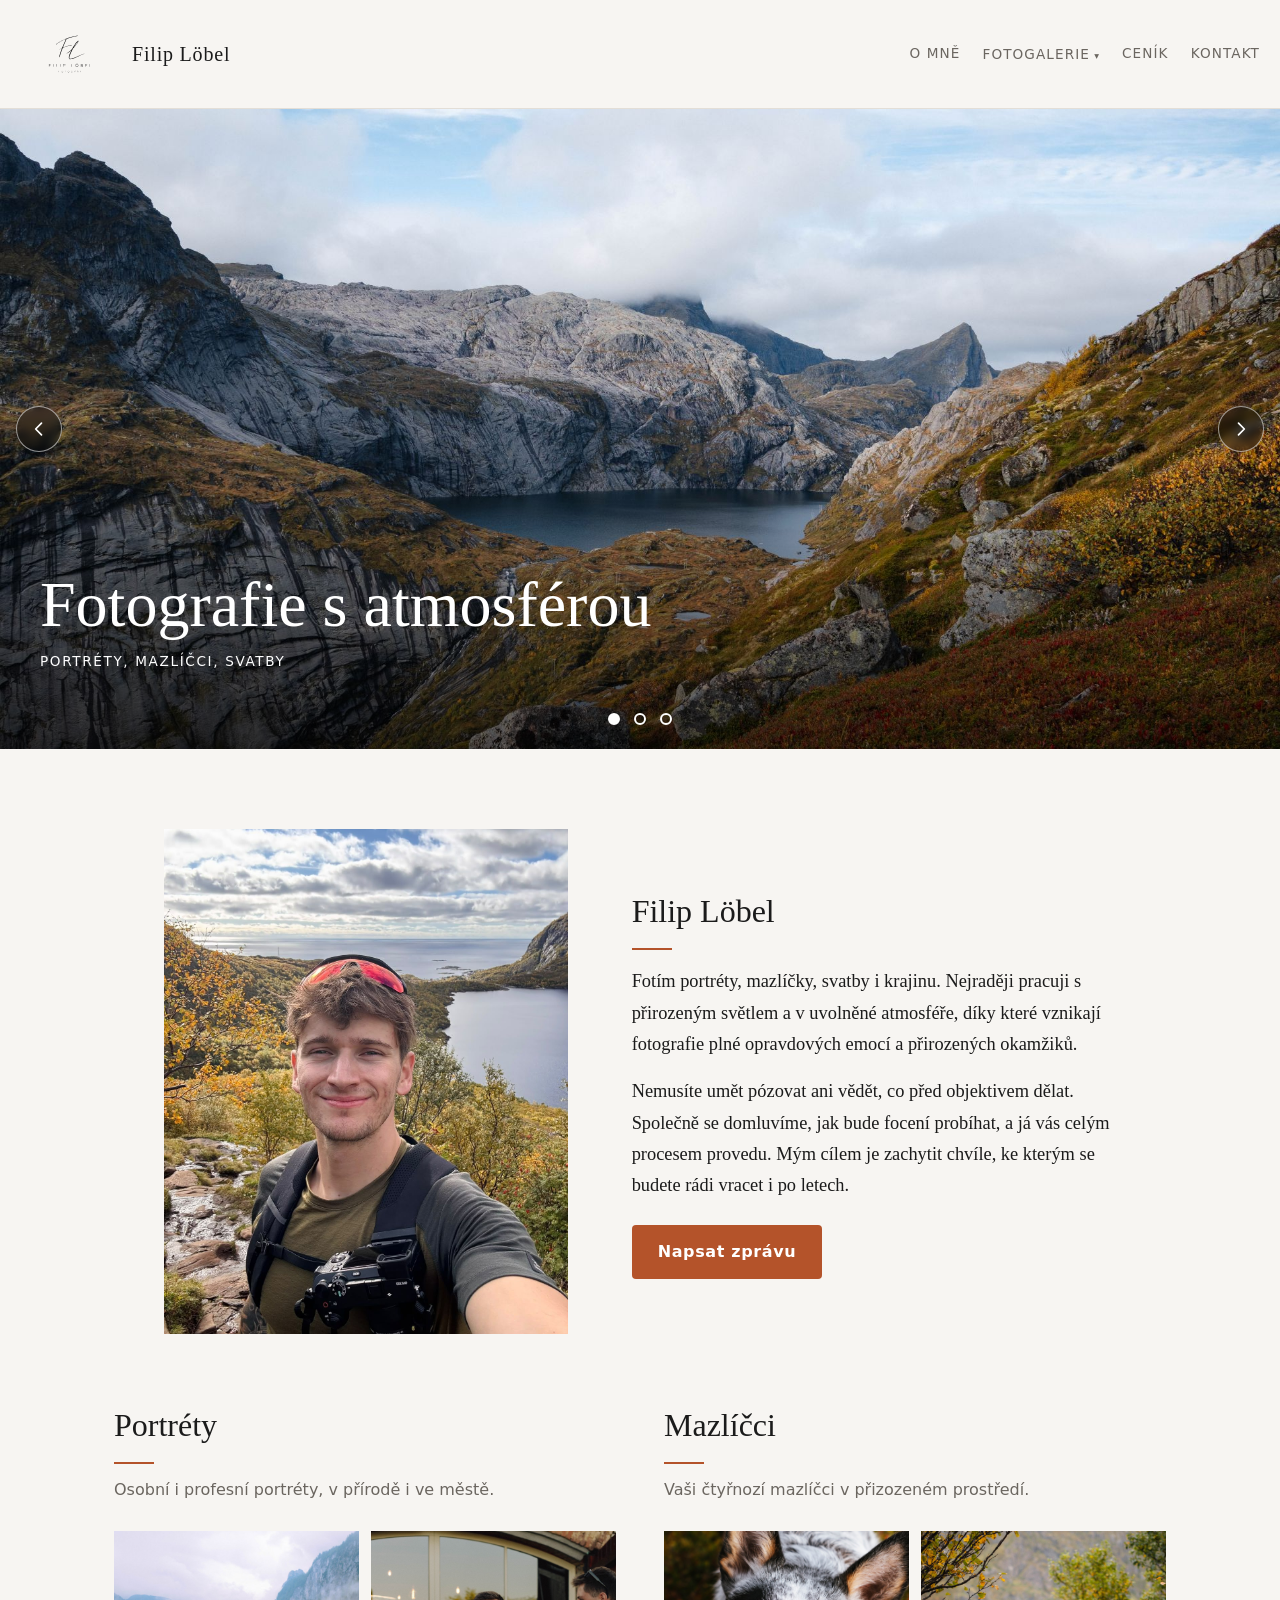
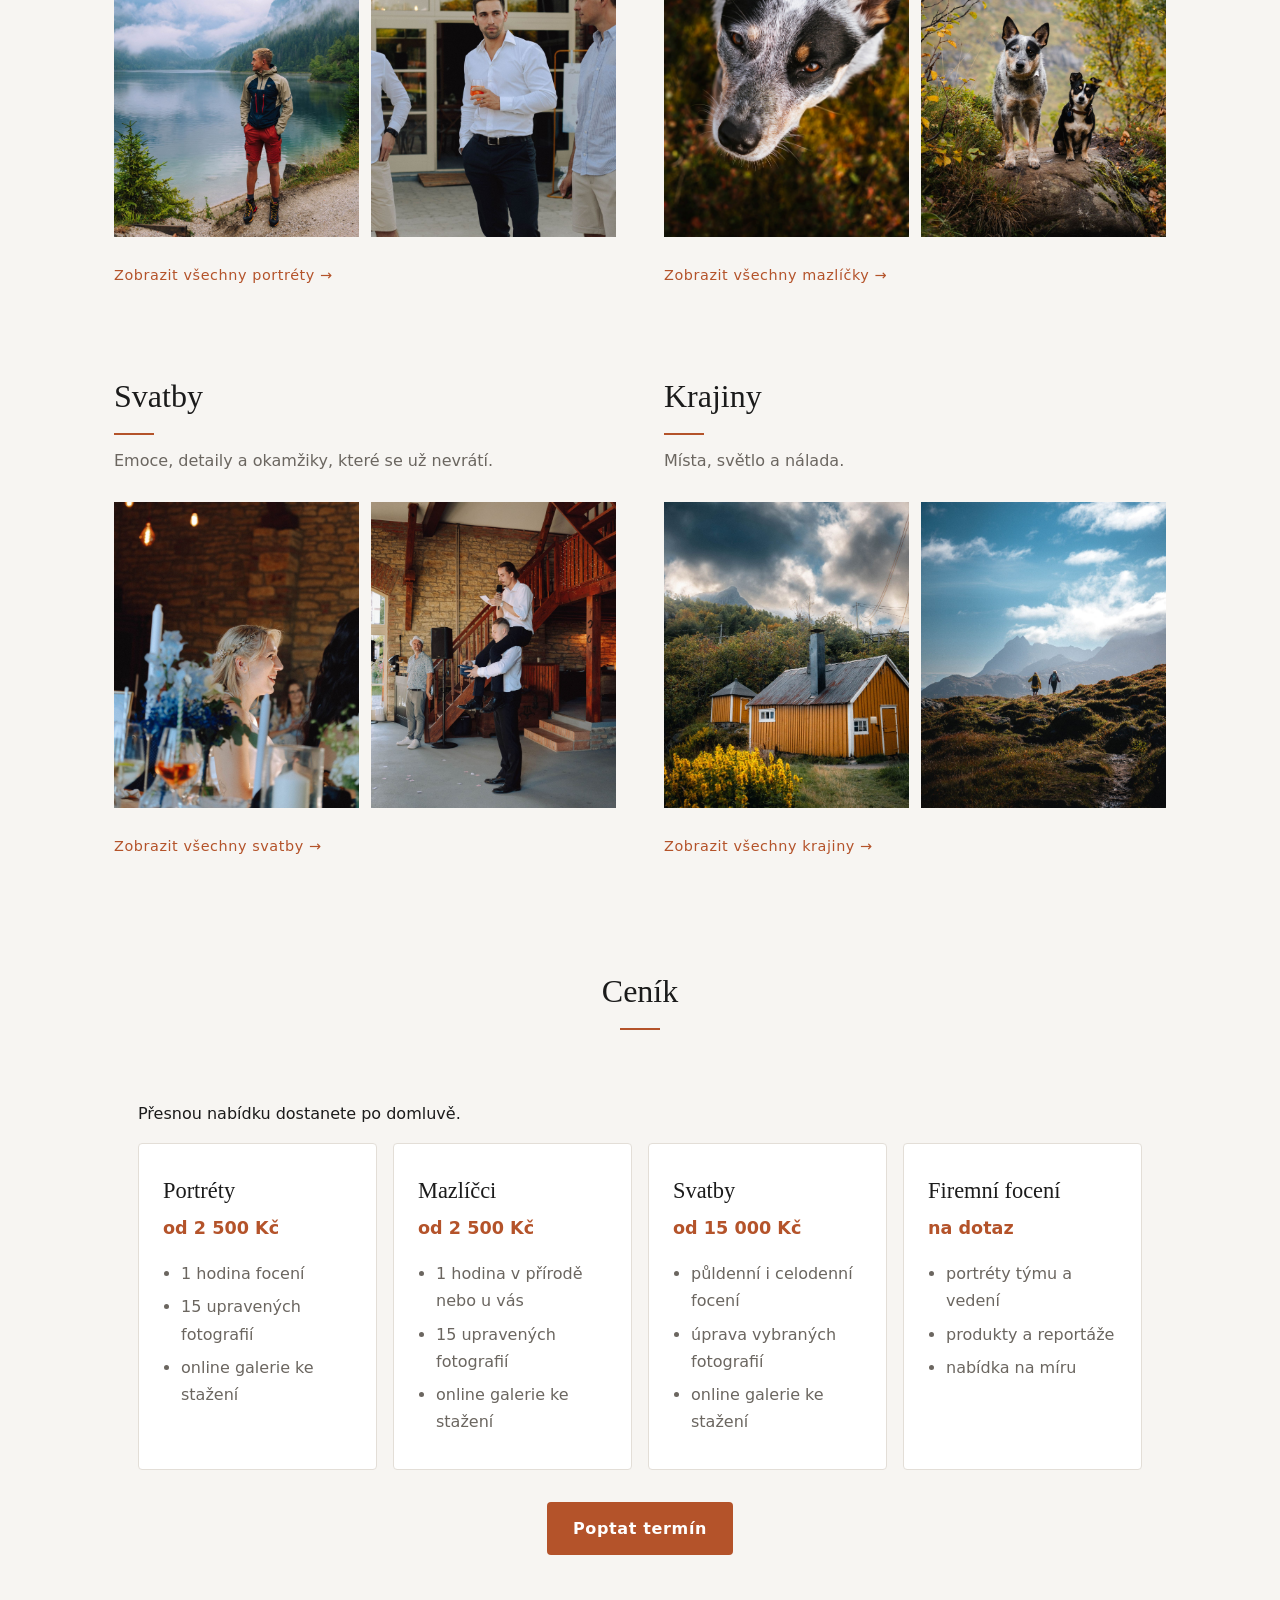
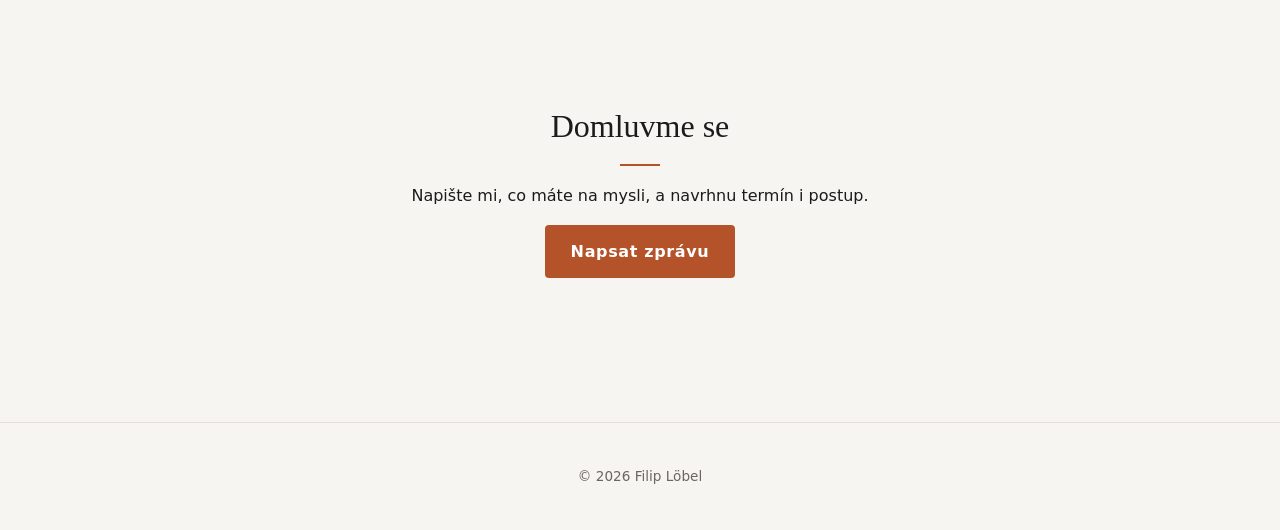
<file: index.html>
<!DOCTYPE html>
<html lang="cs">
<head>
  <meta charset="UTF-8">
  <meta name="viewport" content="width=device-width, initial-scale=1">
  <title>Filip Löbel | Fotograf: portréty, mazlíčci, svatby</title>
  <meta name="description" content="Profesionální focení portrétů, mazlíčků a svateb. Přirozené fotografie s atmosférou, které vám zůstanou.">
  <meta name="theme-color" content="#f7f5f2">
  <link rel="stylesheet" href="style.css">
</head>
<body>

  <header class="hlavicka">
    <a class="logo" href="index.html">
  <img class="logo-ikona" src="img/logo.svg" alt="" >
  <span>Filip Löbel</span>
</a>
   <nav class="menu">
  <a href="#o-mne">O mně</a>
  <div class="menu-polozka">
    <a href="fotogalerie.html">Fotogalerie</a>
    <div class="podmenu">
      <a href="fotogalerie.html#portrety">Portréty</a>
      <a href="fotogalerie.html#mazlicci">Mazlíčci</a>
      <a href="fotogalerie.html#svatby">Svatby</a>
      <a href="fotogalerie.html#krajiny">Krajiny</a>
    </div>
  </div>
  <a href="#cenik">Ceník</a>
  <a href="kontakt.html">Kontakt</a>
    </nav>
  </header>

  <main id="top">

 <section class="uvod" aria-roledescription="carousel" aria-label="Úvodní fotografie">
  <div class="slider-track">
    <div class="slide" data-i="0">
      <img src="img/uvod.jpg" alt="Fotografie z tvorby Filipa Löbela" fetchpriority="high">
    </div>
    <div class="slide" data-i="1">
      <img src="img/uvod-2.jpg" alt="Fotografie z tvorby Filipa Löbela">
    </div>
    <div class="slide" data-i="2">
      <img src="img/uvod-3.jpg" alt="Fotografie z tvorby Filipa Löbela">
    </div>
  </div>

  <div class="uvod-text">
    <h1>Fotografie s&nbsp;atmosférou</h1>
    <p>Portréty, mazlíčci, svatby</p>
  </div>

  <button class="sipka sipka-vlevo" type="button" aria-label="Předchozí fotografie">
    <svg viewBox="0 0 24 24" fill="none" stroke="currentColor" stroke-width="2" stroke-linecap="round" stroke-linejoin="round" aria-hidden="true"><path d="M15 5l-7 7 7 7"/></svg>
  </button>
  <button class="sipka sipka-vpravo" type="button" aria-label="Další fotografie">
    <svg viewBox="0 0 24 24" fill="none" stroke="currentColor" stroke-width="2" stroke-linecap="round" stroke-linejoin="round" aria-hidden="true"><path d="M9 5l7 7-7 7"/></svg>
  </button>

  <div class="tecky">
    <button class="tecka aktivni" type="button" aria-label="Fotografie 1" aria-current="true"></button>
    <button class="tecka" type="button" aria-label="Fotografie 2" aria-current="false"></button>
    <button class="tecka" type="button" aria-label="Fotografie 3" aria-current="false"></button>
  </div>
</section>

    <section class="profil" id="o-mne">
      <div class="profil-foto">
        <img src="img/o-mne.jpg" alt="Filip Löbel, fotograf" loading="lazy">
      </div>
      <div class="profil-text">
        <h2>Filip Löbel</h2>
        <p>Fotím portréty, mazlíčky, svatby i krajinu. Nejraději pracuji s přirozeným světlem a v uvolněné atmosféře, díky které vznikají fotografie plné opravdových emocí a přirozených okamžiků.</p>
        <p>Nemusíte umět pózovat ani vědět, co před objektivem dělat. Společně se domluvíme, jak bude focení probíhat, a já vás celým procesem provedu. Mým cílem je zachytit chvíle, ke kterým se budete rádi vracet i po letech.</p>
        <a class="tlacitko" href="kontakt.html">Napsat zprávu</a>
      </div>
    </section>

        <div class="kategorie-rada">

      <section class="kategorie" id="portrety">
        <h2>Portréty</h2>
        <p class="popis">Osobní i profesní portréty, v&nbsp;přírodě i ve městě.</p>
        <div class="galerie">
          <figure><img src="img/portret-1.jpg" alt="Muž stojící u mlžného horského jezera" loading="lazy"></figure>
          <figure><img src="img/portret-2.jpg" alt="Portrét" loading="lazy"></figure>
        </div>
        <p class="vice"><a href="fotogalerie.html#portrety">Zobrazit všechny portréty →</a></p>
      </section>

      <section class="kategorie" id="mazlicci">
        <h2>Mazlíčci</h2>
        <p class="popis">Vaši čtyřnozí mazlíčci v přizozeném prostředí.</p>
        <div class="galerie">
          <figure><img src="img/mazlicek-1.jpg" alt="Pes při pohledu shora v podzimní trávě" loading="lazy"></figure>
          <figure><img src="img/mazlicek-2.jpg" alt="Fotografie mazlíčka" loading="lazy"></figure>
        </div>
        <p class="vice"><a href="fotogalerie.html#mazlicci">Zobrazit všechny mazlíčky →</a></p>
      </section>

    </div>

    <div class="kategorie-rada">

      <section class="kategorie" id="svatby">
        <h2>Svatby</h2>
        <p class="popis">Emoce, detaily a okamžiky, které se už nevrátí.</p>
        <div class="galerie">
          <figure><img src="img/svatba-1.jpg" alt="Svatební fotografie" loading="lazy"></figure>
          <figure><img src="img/svatba-2.jpg" alt="Svatební fotografie" loading="lazy"></figure>
        </div>
        <p class="vice"><a href="fotogalerie.html#svatby">Zobrazit všechny svatby →</a></p>
      </section>

      <section class="kategorie" id="krajiny">
        <h2>Krajiny</h2>
        <p class="popis">Místa, světlo a nálada.</p>
        <div class="galerie">
          <figure><img src="img/krajina-1.jpg" alt="Krajina" loading="lazy"></figure>
          <figure><img src="img/krajina-2.jpg" alt="Krajina" loading="lazy"></figure>
        </div>
        <p class="vice"><a href="fotogalerie.html#krajiny">Zobrazit všechny krajiny →</a></p>
      </section>

    </div>

    <section class="kategorie" id="cenik">
      <h2>Ceník</h2>
      <section class="kategorie" id="portrety"> Přesnou nabídku dostanete po domluvě.</p>
      <div class="ceny">

        <article class="cena">
          <h3>Portréty</h3>
          <p class="od">od 2&nbsp;500&nbsp;Kč</p>
          <ul>
            <li>1 hodina focení</li>
            <li>15 upravených fotografií</li>
            <li>online galerie ke stažení</li>
          </ul>
        </article>

        <article class="cena">
          <h3>Mazlíčci</h3>
          <p class="od">od 2&nbsp;500&nbsp;Kč</p>
          <ul>
            <li>1 hodina v přírodě nebo u vás</li>
            <li>15 upravených fotografií</li>
            <li>online galerie ke stažení</li>
          </ul>
        </article>

        <article class="cena">
          <h3>Svatby</h3>
          <p class="od">od 15&nbsp;000&nbsp;Kč</p>
          <ul>
            <li>půldenní i celodenní focení</li>
            <li>úprava vybraných fotografií</li>
            <li>online galerie ke stažení</li>
          </ul>
        </article>

        <article class="cena">
          <h3>Firemní focení</h3>
          <p class="od">na dotaz</p>
          <ul>
            <li>portréty týmu a vedení</li>
            <li>produkty a reportáže</li>
            <li>nabídka na míru</li>
          </ul>
        </article>

      </div>
      <p class="cena-pozn"><a class="tlacitko" href="kontakt.html">Poptat termín</a></p>
    </section>

    <section class="kontakt" id="kontakt">
      <h2>Domluvme se</h2>
      <p>Napište mi, co máte na mysli, a navrhnu termín i postup.</p>
      <a class="tlacitko" href="kontakt.html">Napsat zprávu</a>
    </section>

  </main>

  <footer class="paticka">
    <p>&copy; 2026 Filip Löbel</p>
  </footer>

  <script>
  (function () {
    const slider = document.querySelector(".uvod");
    if (!slider) return;

    const track = slider.querySelector(".slider-track");
    const dots = slider.querySelectorAll(".tecka");
    const btnPrev = slider.querySelector(".sipka-vlevo");
    const btnNext = slider.querySelector(".sipka-vpravo");

    const INTERVAL = 5000; // čas mezi fotkami v ms
    const reduced = window.matchMedia("(prefers-reduced-motion: reduce)").matches;
    const DURATION = reduced ? 0 : 800; // délka posunu v ms

    let busy = false;
    let timer = null;

    function setActive(i) {
      dots.forEach(function (d, n) {
        d.classList.toggle("aktivni", n === i);
        d.setAttribute("aria-current", n === i ? "true" : "false");
      });
    }

    function animation() {
      return DURATION ? "transform " + DURATION + "ms ease" : "none";
    }

    function slideNext(target) {
      if (busy) return;
      busy = true;

      if (target && target !== track.children[1]) {
        track.insertBefore(target, track.children[1]);
      }

      setActive(Number(track.children[1].dataset.i));
      void track.offsetWidth;
      track.style.transition = animation();
      track.style.transform = "translateX(-100%)";

      setTimeout(function () {
        track.style.transition = "none";
        track.appendChild(track.firstElementChild);
        track.style.transform = "translateX(0)";
        void track.offsetWidth;
        busy = false;
      }, DURATION + 20);
    }

    function slidePrev() {
      if (busy) return;
      busy = true;

      track.style.transition = "none";
      track.insertBefore(track.lastElementChild, track.firstElementChild);
      track.style.transform = "translateX(-100%)";
      void track.offsetWidth;

      setActive(Number(track.firstElementChild.dataset.i));
      track.style.transition = animation();
      track.style.transform = "translateX(0)";

      setTimeout(function () { busy = false; }, DURATION + 20);
    }

    function start() {
      stop();
      if (!reduced) timer = setInterval(function () { slideNext(); }, INTERVAL);
    }

    function stop() {
      clearInterval(timer);
    }

    btnNext.addEventListener("click", function () { slideNext(); start(); });
    btnPrev.addEventListener("click", function () { slidePrev(); start(); });

    dots.forEach(function (dot, n) {
      dot.addEventListener("click", function () {
        if (Number(track.firstElementChild.dataset.i) === n) return;
        const target = Array.from(track.children).find(function (s) {
          return Number(s.dataset.i) === n;
        });
        slideNext(target);
        start();
      });
    });

    // Přejetí prstem na mobilu
    let x0 = null;
    slider.addEventListener("touchstart", function (e) {
      x0 = e.touches[0].clientX;
    }, { passive: true });
    slider.addEventListener("touchend", function (e) {
      if (x0 === null) return;
      const dx = e.changedTouches[0].clientX - x0;
      x0 = null;
      if (Math.abs(dx) > 40) {
        if (dx < 0) slideNext(); else slidePrev();
        start();
      }
    });

    // Když je záložka skrytá, slider se zastaví
    document.addEventListener("visibilitychange", function () {
      if (document.hidden) stop(); else start();
    });

    setActive(0);
    start();
  })();
</script>
<script src="galerie.js"></script>
</body>
</html>
</file>
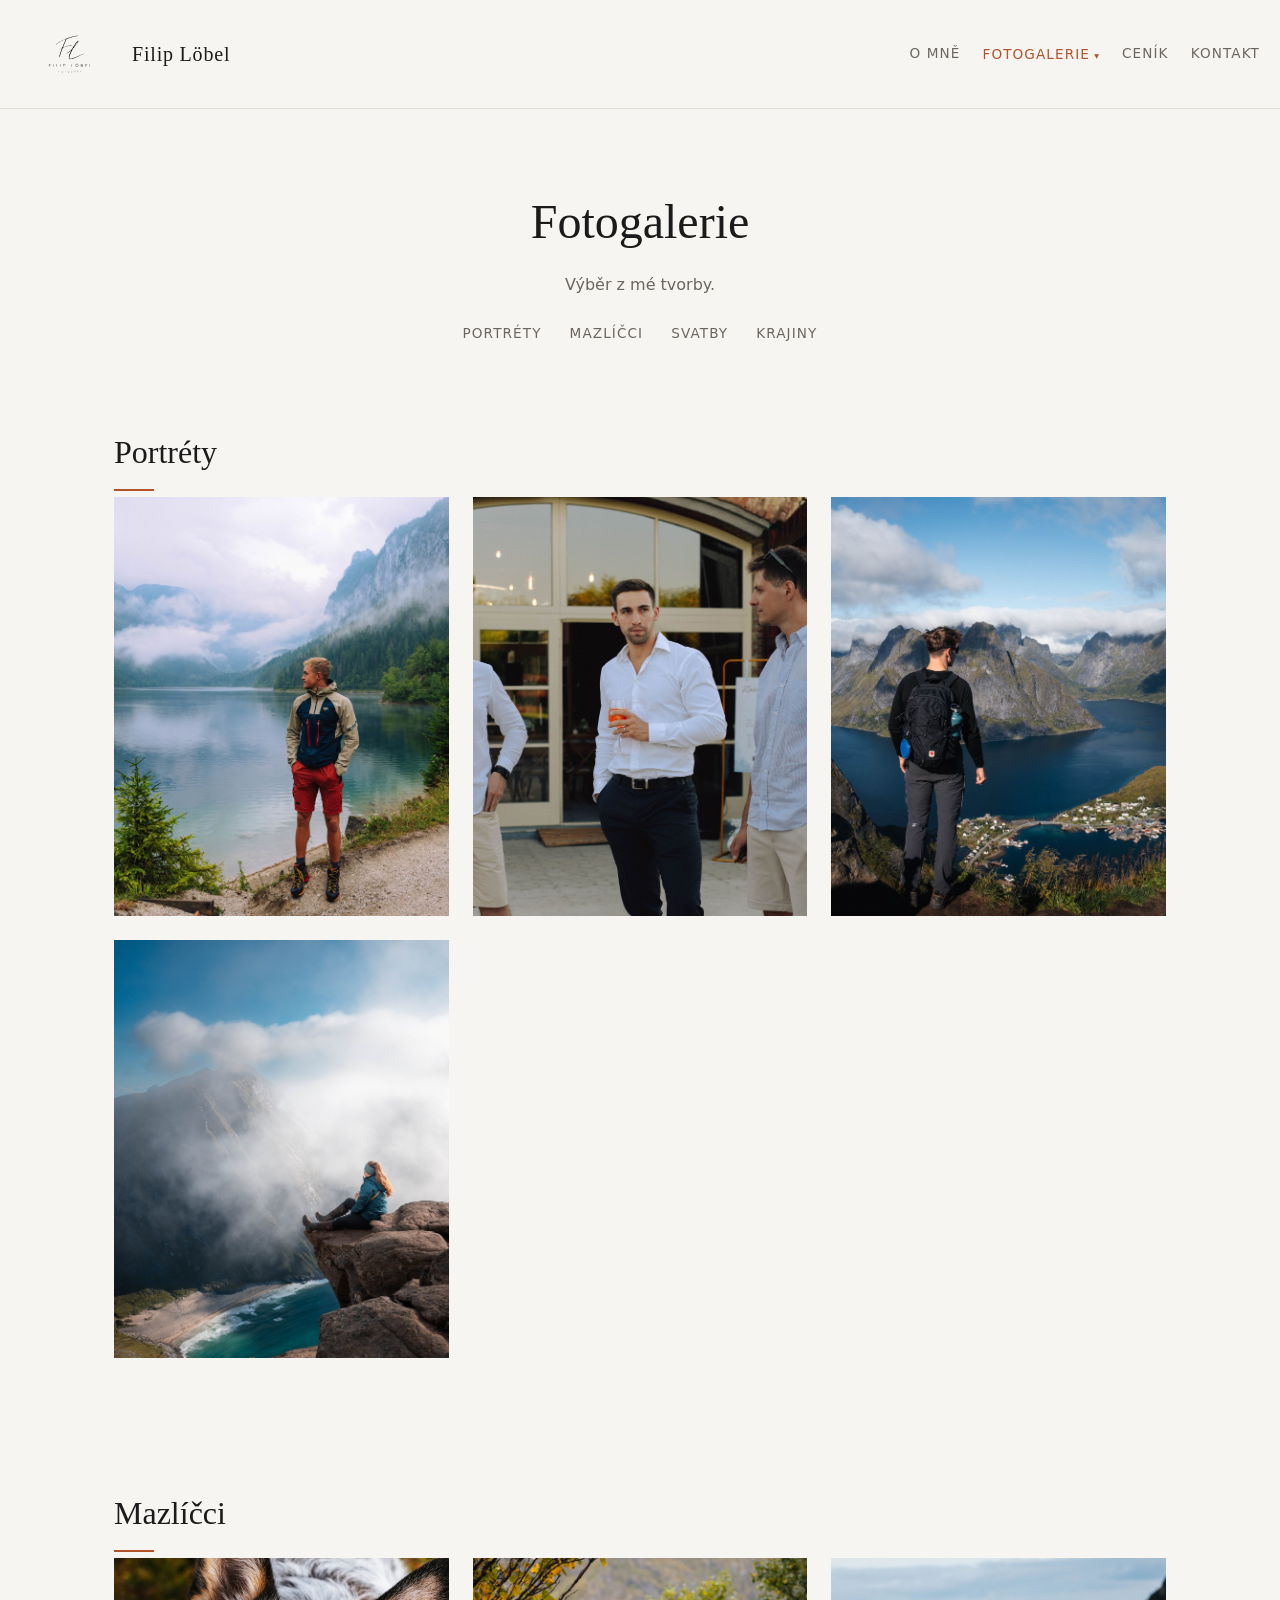
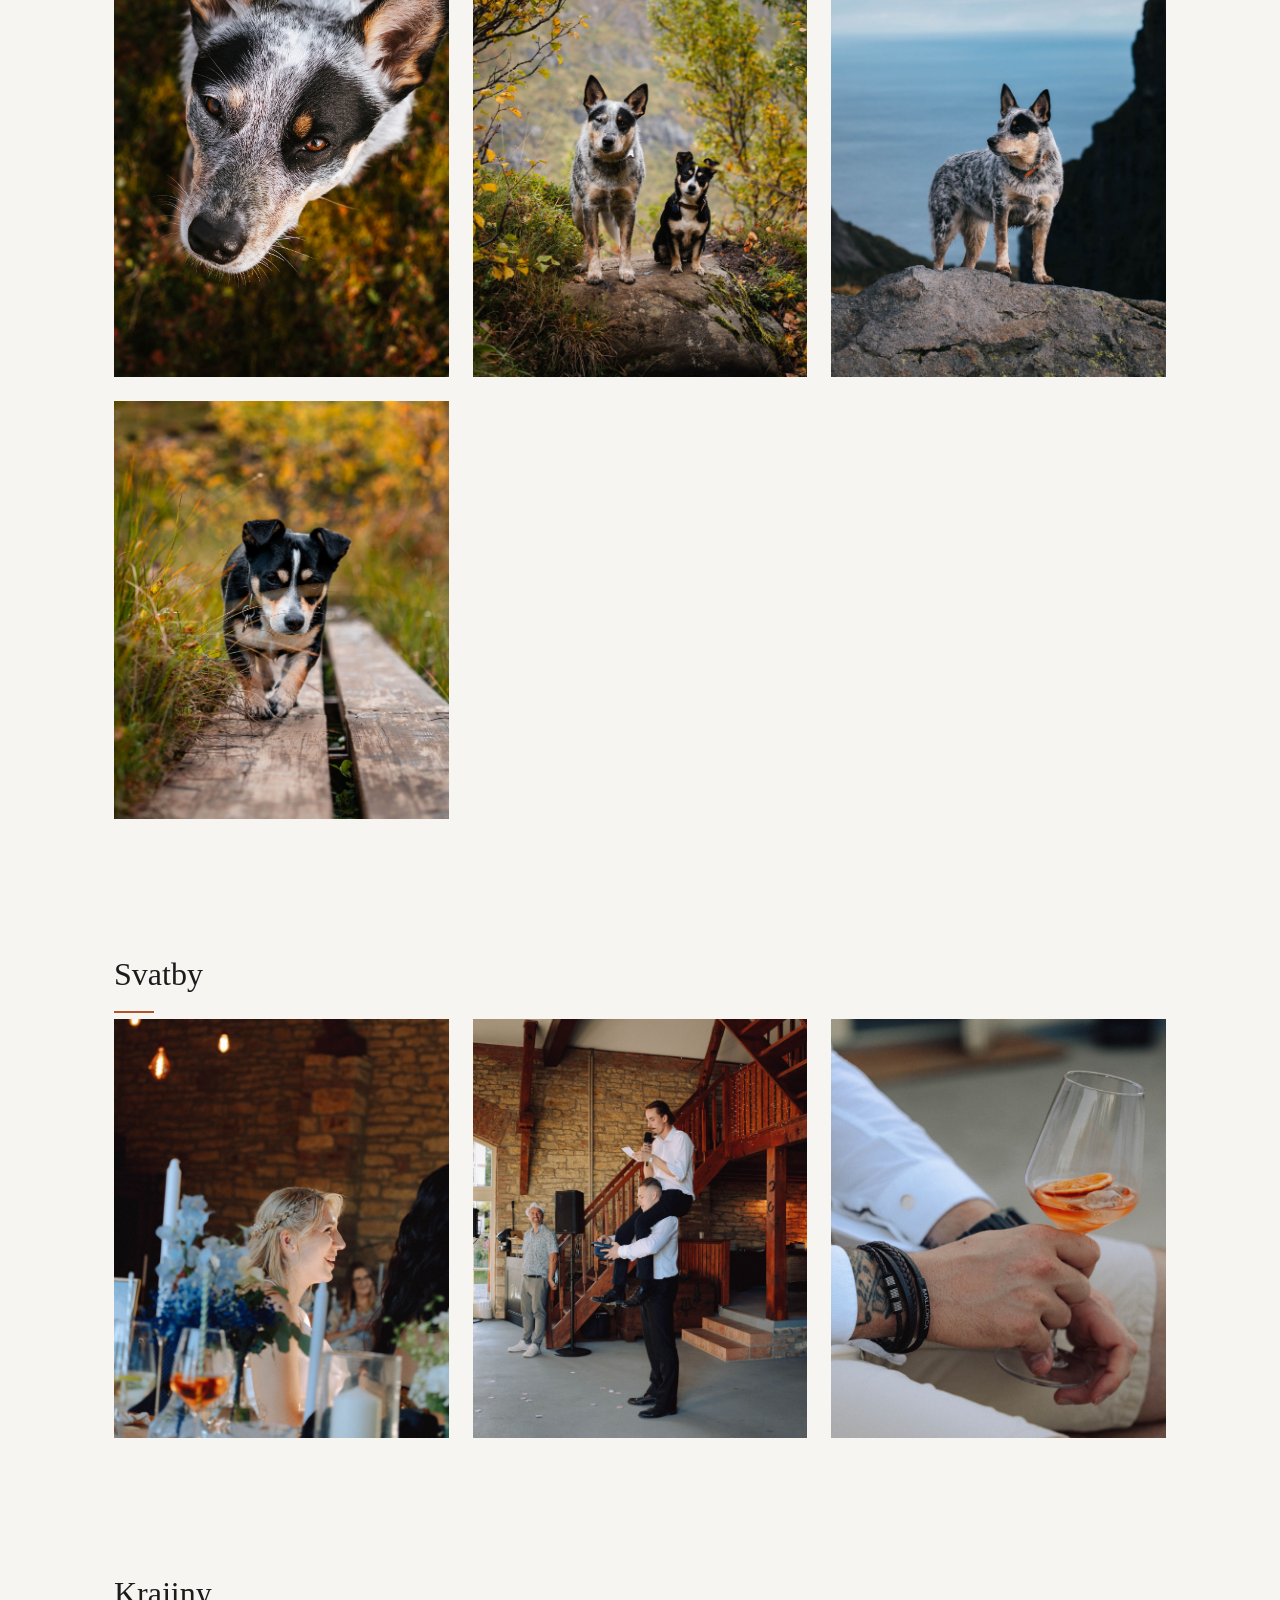
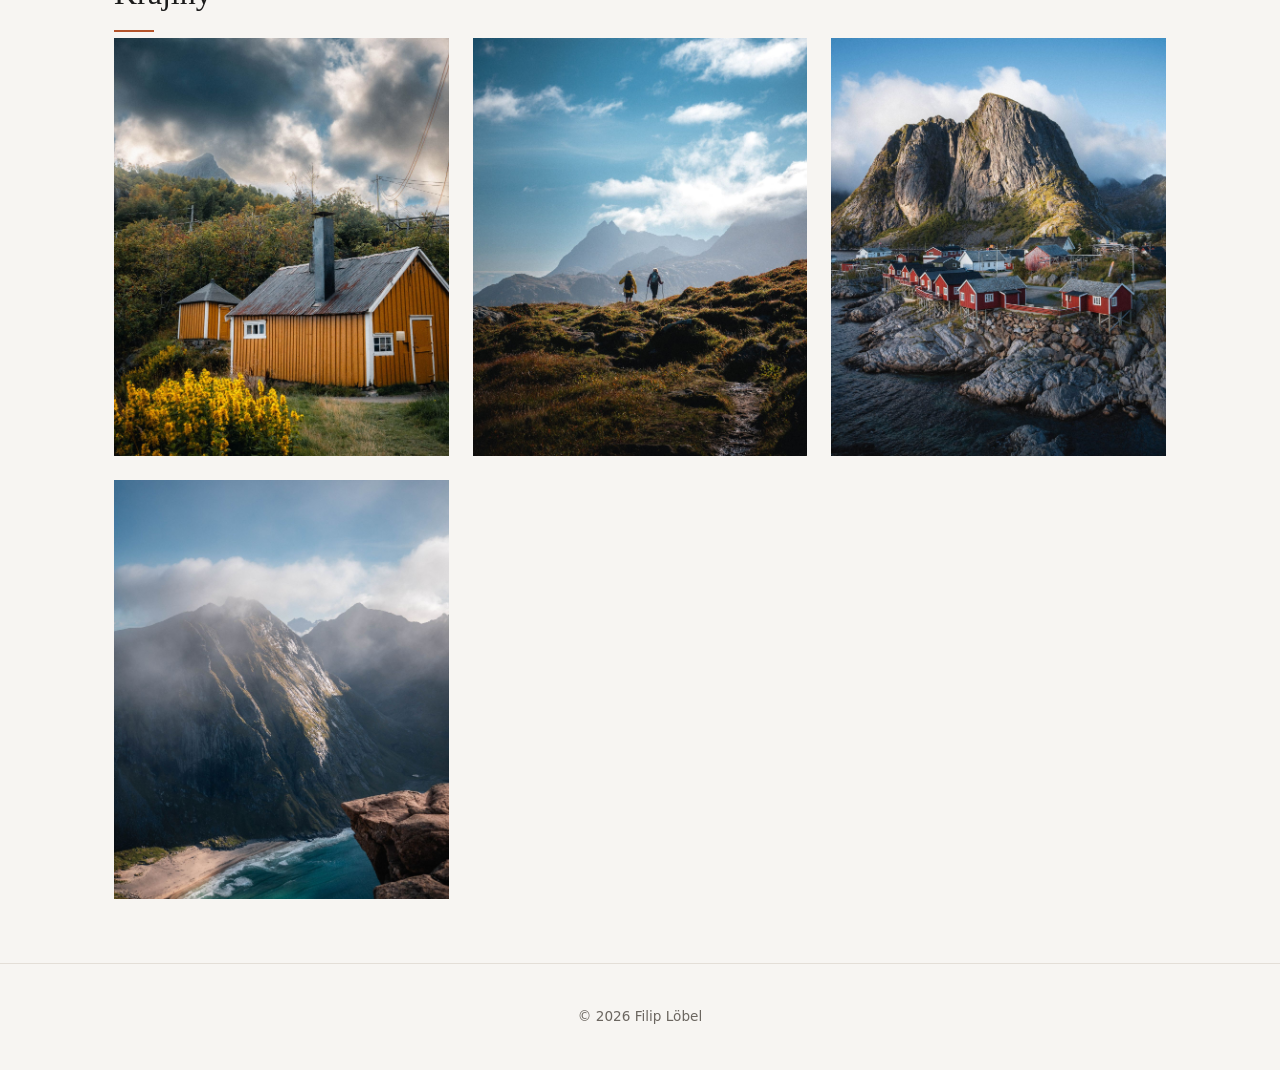
<file: fotogalerie.html>
<!DOCTYPE html>
<html lang="cs">
<head>
  <meta charset="UTF-8">
  <meta name="viewport" content="width=device-width, initial-scale=1">
  <title>Fotogalerie | Filip Löbel</title>
  <meta name="description" content="Fotogalerie Filipa Löbela: portréty, mazlíčci a svatby.">
  <meta name="theme-color" content="#f7f5f2">
  <link rel="stylesheet" href="style.css">
</head>
<body>

  <header class="hlavicka">
    <a class="logo" href="index.html">
  <img class="logo-ikona" src="img/logo.svg" alt="" width="28" height="28">
  <span>Filip Löbel</span>
</a>
    <nav class="menu">
      <a href="index.html#o-mne">O mně</a>
      <div class="menu-polozka">
        <a href="fotogalerie.html" class="aktivni">Fotogalerie</a>
        <div class="podmenu">
          <a href="fotogalerie.html#portrety">Portréty</a>
          <a href="fotogalerie.html#mazlicci">Mazlíčci</a>
          <a href="fotogalerie.html#svatby">Svatby</a>
          <a href="fotogalerie.html#krajiny">Krajiny</a>
        </div>
      </div>
      <a href="index.html#cenik">Ceník</a>
      <a href="kontakt.html">Kontakt</a>
    </nav>
  </header>

  <main>

    <section class="kontakt-uvod">
      <h1>Fotogalerie</h1>
      <p>Výběr z mé tvorby.</p>
      <nav class="kategorie-menu">
        <a href="#portrety">Portréty</a>
        <a href="#mazlicci">Mazlíčci</a>
        <a href="#svatby">Svatby</a>
        <a href="#krajiny">Krajiny</a>
      </nav>
    </section>

    <section class="kategorie" id="portrety">
      <h2>Portréty</h2>
      <div class="galerie galerie-3">
        <figure><img src="img/portret-1.jpg" alt="Muž stojící u mlžného horského jezera" loading="lazy"></figure>
        <figure><img src="img/portret-2.jpg" alt="Portrét" loading="lazy"></figure>
        <figure><img src="img/portret-3.jpg" alt="Popis fotky" loading="lazy"></figure>
        <figure><img src="img/portret-4.jpg" alt="Popis fotky" loading="lazy"></figure>
      </div>
    </section>

    <section class="kategorie" id="mazlicci">
      <h2>Mazlíčci</h2>
      <div class="galerie galerie-3">
        <figure><img src="img/mazlicek-1.jpg" alt="Pes při pohledu shora v podzimní trávě" loading="lazy"></figure>
        <figure><img src="img/mazlicek-2.jpg" alt="Fotografie mazlíčka" loading="lazy"></figure>
        <figure><img src="img/mazlicek-3.jpg" alt="Popis fotky" loading="lazy"></figure>
        <figure><img src="img/mazlicek-4.jpg" alt="Popis fotky" loading="lazy"></figure>
      </div>
    </section>

    <section class="kategorie" id="svatby">
      <h2>Svatby</h2>
      <div class="galerie galerie-3">
        <figure><img src="img/svatba-1.jpg" alt="Svatební fotografie" loading="lazy"></figure>
        <figure><img src="img/svatba-2.jpg" alt="Svatební fotografie" loading="lazy"></figure>
        <figure><img src="img/svatba-3.jpg" alt="Popis fotky" loading="lazy"></figure>
    
      </div>
    </section>

    <section class="kategorie" id="krajiny">
      <h2>Krajiny</h2>
      <div class="galerie galerie-3">
        <figure><img src="img/krajina-1.jpg" alt="Krajina" loading="lazy"></figure>
        <figure><img src="img/krajina-2.jpg" alt="Krajina" loading="lazy"></figure>
        <figure><img src="img/krajina-3.jpg" alt="Popis fotky" loading="lazy"></figure>
        <figure><img src="img/krajina-4.jpg" alt="Popis fotky" loading="lazy"></figure>
      </div>
    </section>

  </main>

  <footer class="paticka">
    <p>&copy; 2026 Filip Löbel</p>
  </footer>
  
<script src="galerie.js"></script>
</body>
</html>
</file>
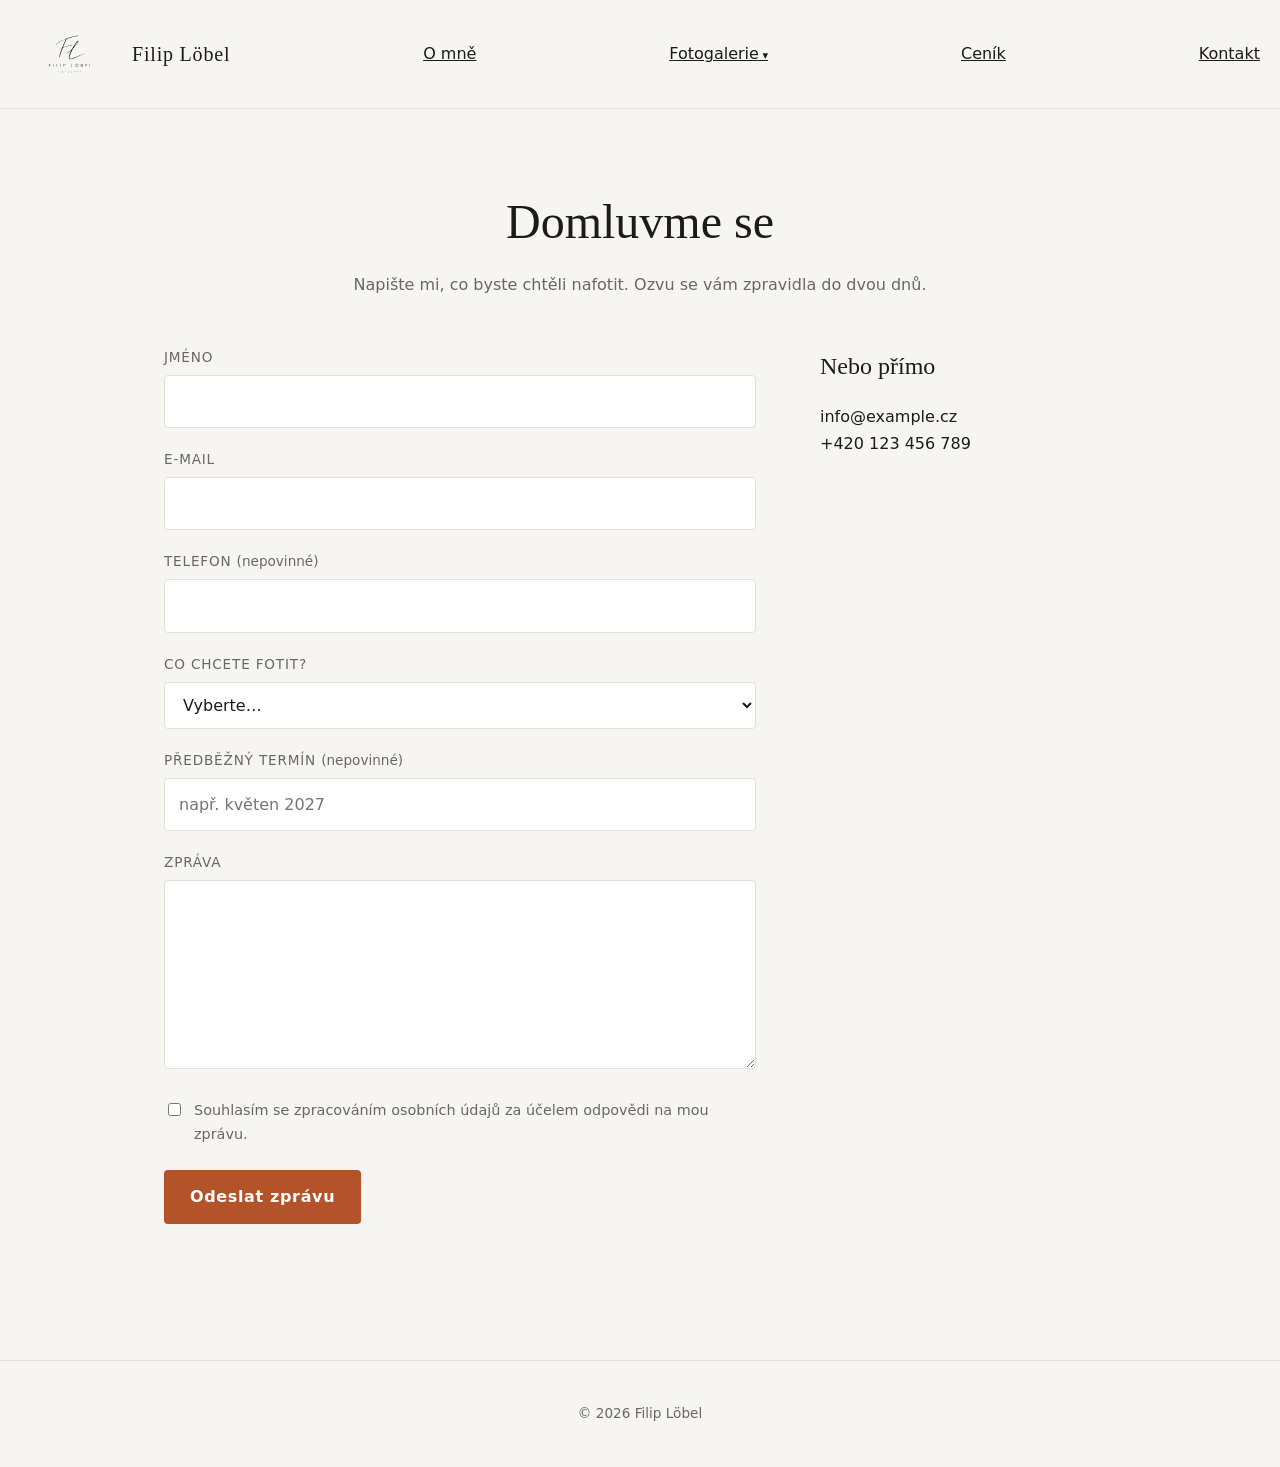
<file: kontakt.html>
<!DOCTYPE html>
<html lang="cs">
<head>
  <meta charset="UTF-8">
  <meta name="viewport" content="width=device-width, initial-scale=1">
  <title>Kontakt | Filip Löbel</title>
  <meta name="description" content="Napište mi, co máte na mysli. Domluvíme termín focení portrétů, mazlíčků nebo svatby.">
  <meta name="theme-color" content="#f7f5f2">
  <link rel="stylesheet" href="style.css">
</head>
<body>

  <header class="hlavicka">
  <a class="logo" href="index.html">
  <img class="logo-ikona" src="img/logo.svg" alt="" width="28" height="28">
  <span>Filip Löbel</span>
</a>
  <a href="index.html#o-mne">O mně</a>
  <div class="menu-polozka">
    <a href="fotogalerie.html">Fotogalerie</a>
    <div class="podmenu">
      <a href="fotogalerie.html#portrety">Portréty</a>
      <a href="fotogalerie.html#mazlicci">Mazlíčci</a>
      <a href="fotogalerie.html#svatby">Svatby</a>
      <a href="fotogalerie.html#krajiny">Krajiny</a>
    </div>
  </div>
  <a href="index.html#cenik">Ceník</a>
  <a href="kontakt.html" class="aktivni">Kontakt</a>
</nav>
  </header>

  <main class="stranka-kontakt">

    <section class="kontakt-uvod">
      <h1>Domluvme se</h1>
      <p>Napište mi, co byste chtěli nafotit. Ozvu se vám zpravidla do dvou dnů.</p>
    </section>

    <section class="formular-obal">
      <form id="formular" class="formular" novalidate>

        <div class="pole">
          <label for="jmeno">Jméno</label>
          <input type="text" id="jmeno" name="name" required autocomplete="name">
        </div>

        <div class="pole">
          <label for="email">E-mail</label>
          <input type="email" id="email" name="email" required autocomplete="email">
        </div>

        <div class="pole">
          <label for="telefon">Telefon <span class="nepovinne">(nepovinné)</span></label>
          <input type="tel" id="telefon" name="phone" autocomplete="tel">
        </div>

        <div class="pole">
          <label for="typ">Co chcete fotit?</label>
          <select id="typ" name="typ" required>
            <option value="">Vyberte…</option>
            <option>Portrét</option>
            <option>Mazlíček</option>
            <option>Svatba</option>
            <option>Profesionální / firemní focení</option>
            <option>Něco jiného</option>
          </select>
        </div>

        <div class="pole">
          <label for="termin">Předběžný termín <span class="nepovinne">(nepovinné)</span></label>
          <input type="text" id="termin" name="termin" placeholder="např. květen 2027">
        </div>

        <div class="pole">
          <label for="zprava">Zpráva</label>
          <textarea id="zprava" name="message" rows="6" required></textarea>
        </div>

        <div class="souhlas">
          <input type="checkbox" id="souhlas" required>
          <label for="souhlas">Souhlasím se zpracováním osobních údajů za účelem odpovědi na mou zprávu.</label>
        </div>

        <button type="submit" class="tlacitko">Odeslat zprávu</button>
        <p id="stav" class="stav" role="status" aria-live="polite"></p>
      </form>

      <aside class="primy-kontakt">
        <h2>Nebo přímo</h2>
        <p>
          <a href="mailto:info@example.cz">info@example.cz</a><br>
          <a href="tel:+420123456789">+420 123 456 789</a>
        </p>
      </aside>
    </section>

  </main>

  <footer class="paticka">
    <p>&copy; 2026 Filip Löbel</p>
  </footer>

  <script>
    const formular = document.getElementById("formular");
    const stav = document.getElementById("stav");

    formular.addEventListener("submit", (udalost) => {
      udalost.preventDefault();

      if (!formular.checkValidity()) {
        formular.reportValidity();
        return;
      }

      formular.reset();
      stav.className = "stav ok";
      stav.textContent = "Děkuji, zpráva je odeslána. Brzy se vám ozvu.";
    });
  </script>

</body>
</html>
</file>
<file: style.css>
:root {
  --bg: #f7f5f2;
  --text: #1b1b1b;
  --muted: #6b6660;
  --accent: #b4532a;
  --line: #e3ded7;
  --serif: "Iowan Old Style", "Palatino Linotype", Palatino, Georgia, serif;
}

* { box-sizing: border-box; }

html { scroll-behavior: smooth; }

body {
  margin: 0;
  background: var(--bg);
  color: var(--text);
  font-family: system-ui, -apple-system, "Segoe UI", Arial, sans-serif;
  line-height: 1.7;
}

img { display: block; max-width: 100%; }

a { color: inherit; }

/* Hlavička */
.hlavicka {
  position: sticky;
  top: 0;
  z-index: 10;
  display: flex;
  justify-content: space-between;
  align-items: center;
  flex-wrap: wrap;
  gap: 8px 24px;
  padding: 2px 3px;
  background: rgba(247, 245, 242, 0.92);
  backdrop-filter: blur(6px);
  border-bottom: 1px solid var(--line);

}

.menu { display: flex; flex-wrap: wrap; gap: 4px 22px; }

.menu a {
  font-size: 0.85rem;
  letter-spacing: 0.08em;
  text-transform: uppercase;
  text-decoration: none;
  color: var(--muted);
  transition: color 0.2s;
}

.menu a:hover { color: var(--accent); }

/* Úvod s velkou fotkou */
.uvod { position: relative; height: 75vh; height: 75svh; min-height: 420px; max-height: 640px; }
.uvod img { width: 100%; height: 100%; object-fit: cover; }

.uvod-text {
  position: absolute;
  left: 0; right: 0; bottom: 0;
  padding: 80px 24px 40px;
  color: #fff;
  background: linear-gradient(to top, rgba(0, 0, 0, 0.55), rgba(0, 0, 0, 0));
}

.uvod h1 {
  margin: 0;
  font-family: var(--serif);
  font-weight: 400;
  font-size: clamp(2rem, 6vw, 4rem);
  line-height: 1.15;
}

.uvod p {
  margin: 8px 0 0;
  letter-spacing: 0.12em;
  text-transform: uppercase;
  font-size: 0.85rem;
}

/* Krátký úvod */
.o-mne {
  max-width: 640px;
  margin: 0 auto;
  padding: 72px 24px 8px;
  text-align: center;
  font-family: var(--serif);
  font-size: 1.25rem;
}

/* Kategorie a galerie */
.kategorie { max-width: 1100px; margin: 0 auto; padding: 64px 24px; scroll-margin-top: 60px; }

.kategorie h2, .kontakt h2 {
  margin: 0 0 6px;
  font-family: var(--serif);
  font-weight: 400;
  font-size: 2rem;
}

.kategorie h2::after {
  content: "";
  display: block;
  width: 40px;
  height: 2px;
  margin-top: 10px;
  background: var(--accent);
}

.popis { margin: 12px 0 28px; color: var(--muted); }

.galerie { display: grid; gap: 16px; }

.galerie figure { margin: 0; overflow: hidden; }

.galerie img {
  width: 100%;
  aspect-ratio: 4 / 5;
  object-fit: cover;
  object-position: center 30%;
  transition: transform 0.6s ease;
}

.galerie figure:hover img { transform: scale(1.03); }

/* Kontakt */
.kontakt {
  max-width: 640px;
  margin: 0 auto;
  padding: 80px 24px;
  text-align: center;
  scroll-margin-top: 60px;
}

.kontakt-udaje { font-family: var(--serif); font-size: 1.4rem; }

.kontakt-udaje a { text-decoration: none; }
.kontakt-udaje a:hover { color: var(--accent); }

/* Patička */
.paticka {
  padding: 28px 24px;
  border-top: 1px solid var(--line);
  text-align: center;
  color: var(--muted);
  font-size: 0.85rem;
}

@media (min-width: 700px) {
  .galerie { grid-template-columns: repeat(2, 1fr); gap: 24px; }
  .hlavicka { padding: 18px 40px; }
  .uvod-text { padding: 100px 40px 56px; }
}

/* Kontaktní stránka */
.menu a.aktivni { color: var(--accent); }

.kontakt-uvod {
  max-width: 640px;
  margin: 0 auto;
  padding: 72px 24px 16px;
  text-align: center;
}

.kontakt-uvod h1 {
  margin: 0 0 8px;
  font-family: var(--serif);
  font-weight: 400;
  font-size: clamp(2rem, 5vw, 3rem);
}

.kontakt-uvod p { margin: 0; color: var(--muted); }

.formular-obal {
  max-width: 1000px;
  margin: 0 auto;
  padding: 32px 24px 80px;
  display: grid;
  gap: 48px;
}

.pole { margin-bottom: 20px; }

.pole label {
  display: block;
  margin-bottom: 6px;
  font-size: 0.85rem;
  letter-spacing: 0.06em;
  text-transform: uppercase;
  color: var(--muted);
}

.nepovinne { text-transform: none; letter-spacing: 0; }

.pole input,
.pole select,
.pole textarea {
  width: 100%;
  padding: 12px 14px;
  font: inherit;
  color: var(--text);
  background: #fff;
  border: 1px solid var(--line);
  border-radius: 4px;
  transition: border-color 0.2s;
}

.pole input:focus,
.pole select:focus,
.pole textarea:focus {
  outline: none;
  border-color: var(--accent);
}

.souhlas {
  display: flex;
  gap: 10px;
  align-items: flex-start;
  margin-bottom: 24px;
  font-size: 0.9rem;
  color: var(--muted);
}

.souhlas input { margin-top: 5px; accent-color: var(--accent); }

.formular .tlacitko {
  border: none;
  cursor: pointer;
  font: inherit;
  font-weight: 700;
  background: var(--accent);
  color: #fff;
}

.stav { margin-top: 16px; min-height: 1.5em; }
.stav.ok { color: #2f6b3a; }

.primy-kontakt h2 {
  margin: 0 0 10px;
  font-family: var(--serif);
  font-weight: 400;
  font-size: 1.5rem;
}

.primy-kontakt a { text-decoration: none; }
.primy-kontakt a:hover { color: var(--accent); }

@media (min-width: 800px) {
  .formular-obal { grid-template-columns: 2fr 1fr; gap: 64px; }
}

.pole input,
.pole select,
.pole textarea {
  cursor: text;
  caret-color: var(--accent);
}

.pole select { cursor: pointer; }

/* Obecné tlačítko */
.tlacitko {
  display: inline-block;
  padding: 13px 26px;
  background: var(--accent);
  color: #fff;
  text-decoration: none;
  font-weight: 600;
  letter-spacing: 0.04em;
  border-radius: 4px;
  transition: opacity 0.2s;
}

.tlacitko:hover { opacity: 0.88; }

/* O mně */
.profil {
  max-width: 1000px;
  margin: 0 auto;
  padding: 80px 24px 24px;
  display: grid;
  gap: 32px;
  scroll-margin-top: 60px;
}

.profil-foto img {
  width: 100%;
  aspect-ratio: 4 / 5;
  object-fit: cover;
  object-position: center 30%;
}

.profil-text h2 {
  margin: 0 0 16px;
  font-family: var(--serif);
  font-weight: 400;
  font-size: 2rem;
}

.profil-text h2::after {
  content: "";
  display: block;
  width: 40px;
  height: 2px;
  margin-top: 10px;
  background: var(--accent);
}

.profil-text p {
  margin: 0 0 16px;
  font-family: var(--serif);
  font-size: 1.15rem;
}

.profil-text .tlacitko { margin-top: 8px; }

/* Ceník */
.ceny { display: grid; gap: 16px; }

.cena {
  padding: 28px 24px;
  background: #fff;
  border: 1px solid var(--line);
  border-radius: 4px;
}

.cena h3 {
  margin: 0 0 4px;
  font-family: var(--serif);
  font-weight: 400;
  font-size: 1.4rem;
}

.cena .od {
  margin: 0 0 16px;
  color: var(--accent);
  font-size: 1.1rem;
  font-weight: 600;
}

.cena ul {
  margin: 0;
  padding-left: 18px;
  color: var(--muted);
}

.cena li { margin-bottom: 6px; }

.cena-pozn { margin: 32px 0 0; text-align: center; }

@media (min-width: 700px) {
  .ceny { grid-template-columns: repeat(2, 1fr); }
}

@media (min-width: 800px) {
  .profil { grid-template-columns: 1fr 1.2fr; gap: 64px; align-items: center; }
}

@media (min-width: 1000px) {
  .ceny { grid-template-columns: repeat(4, 1fr); }
}
/* Rozbalovací menu */
.menu { align-items: center; }

.menu-polozka { position: relative; }

.podmenu { display: none; }

/* Fotogalerie */
.kategorie-menu {
  display: flex;
  justify-content: center;
  flex-wrap: wrap;
  gap: 8px 28px;
  margin-top: 24px;
}

.kategorie-menu a {
  font-size: 0.85rem;
  letter-spacing: 0.08em;
  text-transform: uppercase;
  text-decoration: none;
  color: var(--muted);
  transition: color 0.2s;
}

.kategorie-menu a:hover { color: var(--accent); }

.vice { margin: 24px 0 0; }

.vice a {
  font-size: 0.9rem;
  letter-spacing: 0.04em;
  color: var(--accent);
  text-decoration: none;
}

.vice a:hover { text-decoration: underline; }

@media (min-width: 600px) {
  .galerie.galerie-3 { grid-template-columns: repeat(2, 1fr); }
}

@media (min-width: 1000px) {
  .galerie.galerie-3 { grid-template-columns: repeat(3, 1fr); }
}

/* Rozjížděcí podmenu jen na počítači */
@media (min-width: 800px) {
  .menu-polozka > a::after {
    content: " ▾";
    font-size: 0.7em;
  }

  .podmenu {
    display: block;
    position: absolute;
    top: 100%;
    left: 50%;
    min-width: 160px;
    padding: 10px 0;
    background: var(--bg);
    border: 1px solid var(--line);
    box-shadow: 0 8px 24px rgba(0, 0, 0, 0.08);
    opacity: 0;
    visibility: hidden;
    transform: translate(-50%, 6px);
    transition: opacity 0.2s, transform 0.2s, visibility 0.2s;
  }

  .menu-polozka:hover .podmenu,
  .menu-polozka:focus-within .podmenu {
    opacity: 1;
    visibility: visible;
    transform: translate(-50%, 0);
  }

  .podmenu a {
    display: block;
    padding: 8px 22px;
    white-space: nowrap;
  }
}

/* Slider v úvodu */
.uvod { overflow: hidden; }

.slider-track { display: flex; height: 100%; }

.slide { flex: 0 0 100%; height: 100%; }

.uvod-text { padding-bottom: 76px; pointer-events: none; }

.sipka {
  position: absolute;
  top: 50%;
  transform: translateY(-50%);
  z-index: 3;
  display: flex;
  align-items: center;
  justify-content: center;
  width: 46px;
  height: 46px;
  padding: 0;
  border: 1px solid rgba(255, 255, 255, 0.55);
  border-radius: 50%;
  background: rgba(0, 0, 0, 0.28);
  color: #fff;
  cursor: pointer;
  backdrop-filter: blur(4px);
  transition: background 0.2s, border-color 0.2s;
}

.sipka:hover,
.sipka:focus-visible {
  background: rgba(0, 0, 0, 0.5);
  border-color: #fff;
}

.sipka svg { width: 20px; height: 20px; }

.sipka-vlevo { left: 16px; }
.sipka-vpravo { right: 16px; }

.tecky {
  position: absolute;
  left: 0;
  right: 0;
  bottom: 24px;
  z-index: 3;
  display: flex;
  justify-content: center;
  gap: 14px;
}

.tecka {
  position: relative;
  width: 12px;
  height: 12px;
  padding: 0;
  border: 2px solid #fff;
  border-radius: 50%;
  background: transparent;
  cursor: pointer;
  transition: background 0.3s;
}

.tecka::after {
  content: "";
  position: absolute;
  inset: -8px;
}

.tecka.aktivni { background: #fff; }

@media (max-width: 600px) {
  .sipka { width: 38px; height: 38px; }
  .sipka-vlevo { left: 10px; }
  .sipka-vpravo { right: 10px; }
}

/* Kategorie ve dvojicích na úvodní stránce */
.kategorie-rada {
  max-width: 1100px;
  margin: 0 auto;
  padding: 40px 24px;
  display: grid;
  gap: 56px;
}

.kategorie-rada .kategorie {
  max-width: none;
  margin: 0;
  padding: 0;
}

.kategorie-rada .galerie {
  grid-template-columns: repeat(2, 1fr);
  gap: 12px;
}

@media (min-width: 900px) {
  .kategorie-rada {
    grid-template-columns: repeat(2, 1fr);
    gap: 48px;
  }
}
/* Ceník: nadpis na střed a menší mezera */
#cenik h2 { text-align: center; }

#cenik h2::after {
  margin-left: auto;
  margin-right: auto;
}

#cenik .popis {
  text-align: center;
  margin: 8px 0 20px;
}

/* Logo v hlavičce */
.logo {
  position: static;
  display: inline-flex;
  flex-direction: row;
  align-items: center;
  gap: 12px;
  padding-left: 0;
  font-family: var(--serif);
  font-size: 1.25rem;
  letter-spacing: 0.04em;
  text-decoration: none;
}

.logo img {
  position: static;
  transform: none;
  display: block;
  flex: 0 0 auto;
  height: 100px;
  width: auto;
  max-height: 100px;
  padding: 0;
  background: none;
  border: 0;
  border-radius: 0;
  box-shadow: none;
}
/* Výška hlavičky (musí být úplně na konci souboru) */
.hlavicka { padding: 3px 12px; }

@media (min-width: 700px) {
  .hlavicka { padding: 4px 20px; }
}
/* Zvětšení fotek po kliknutí */
.galerie figure { cursor: zoom-in; }

.galerie figure:focus-visible {
  outline: 2px solid var(--accent);
  outline-offset: 3px;
}

body.lb-otevreno { overflow: hidden; }

.lightbox {
  width: 100vw;
  height: 100vh;
  height: 100dvh;
  max-width: none;
  max-height: none;
  margin: 0;
  padding: 0;
  border: 0;
  background: rgba(14, 14, 14, 0.96);
  color: #fff;
}

.lightbox::backdrop { background: rgba(14, 14, 14, 0.96); }

.lightbox[open] {
  display: flex;
  align-items: center;
  justify-content: center;
  animation: lb-vyblednuti 0.25s ease;
}

@keyframes lb-vyblednuti {
  from { opacity: 0; }
  to { opacity: 1; }
}

.lb-figure { margin: 0; }

.lb-img {
  display: block;
  max-width: 92vw;
  max-height: 86vh;
  max-height: 86dvh;
  width: auto;
  height: auto;
  object-fit: contain;
}

.lb-zavrit {
  position: absolute;
  top: 14px;
  right: 18px;
  z-index: 4;
  width: 44px;
  height: 44px;
  padding: 0;
  border: 0;
  background: transparent;
  color: #fff;
  font-size: 2rem;
  line-height: 1;
  cursor: pointer;
  opacity: 0.85;
  transition: opacity 0.2s;
}

.lb-zavrit:hover,
.lb-zavrit:focus-visible { opacity: 1; }

.lb-pocet {
  position: absolute;
  left: 0;
  right: 0;
  bottom: 18px;
  margin: 0;
  text-align: center;
  font-size: 0.85rem;
  letter-spacing: 0.1em;
  color: rgba(255, 255, 255, 0.75);
}
</file>
